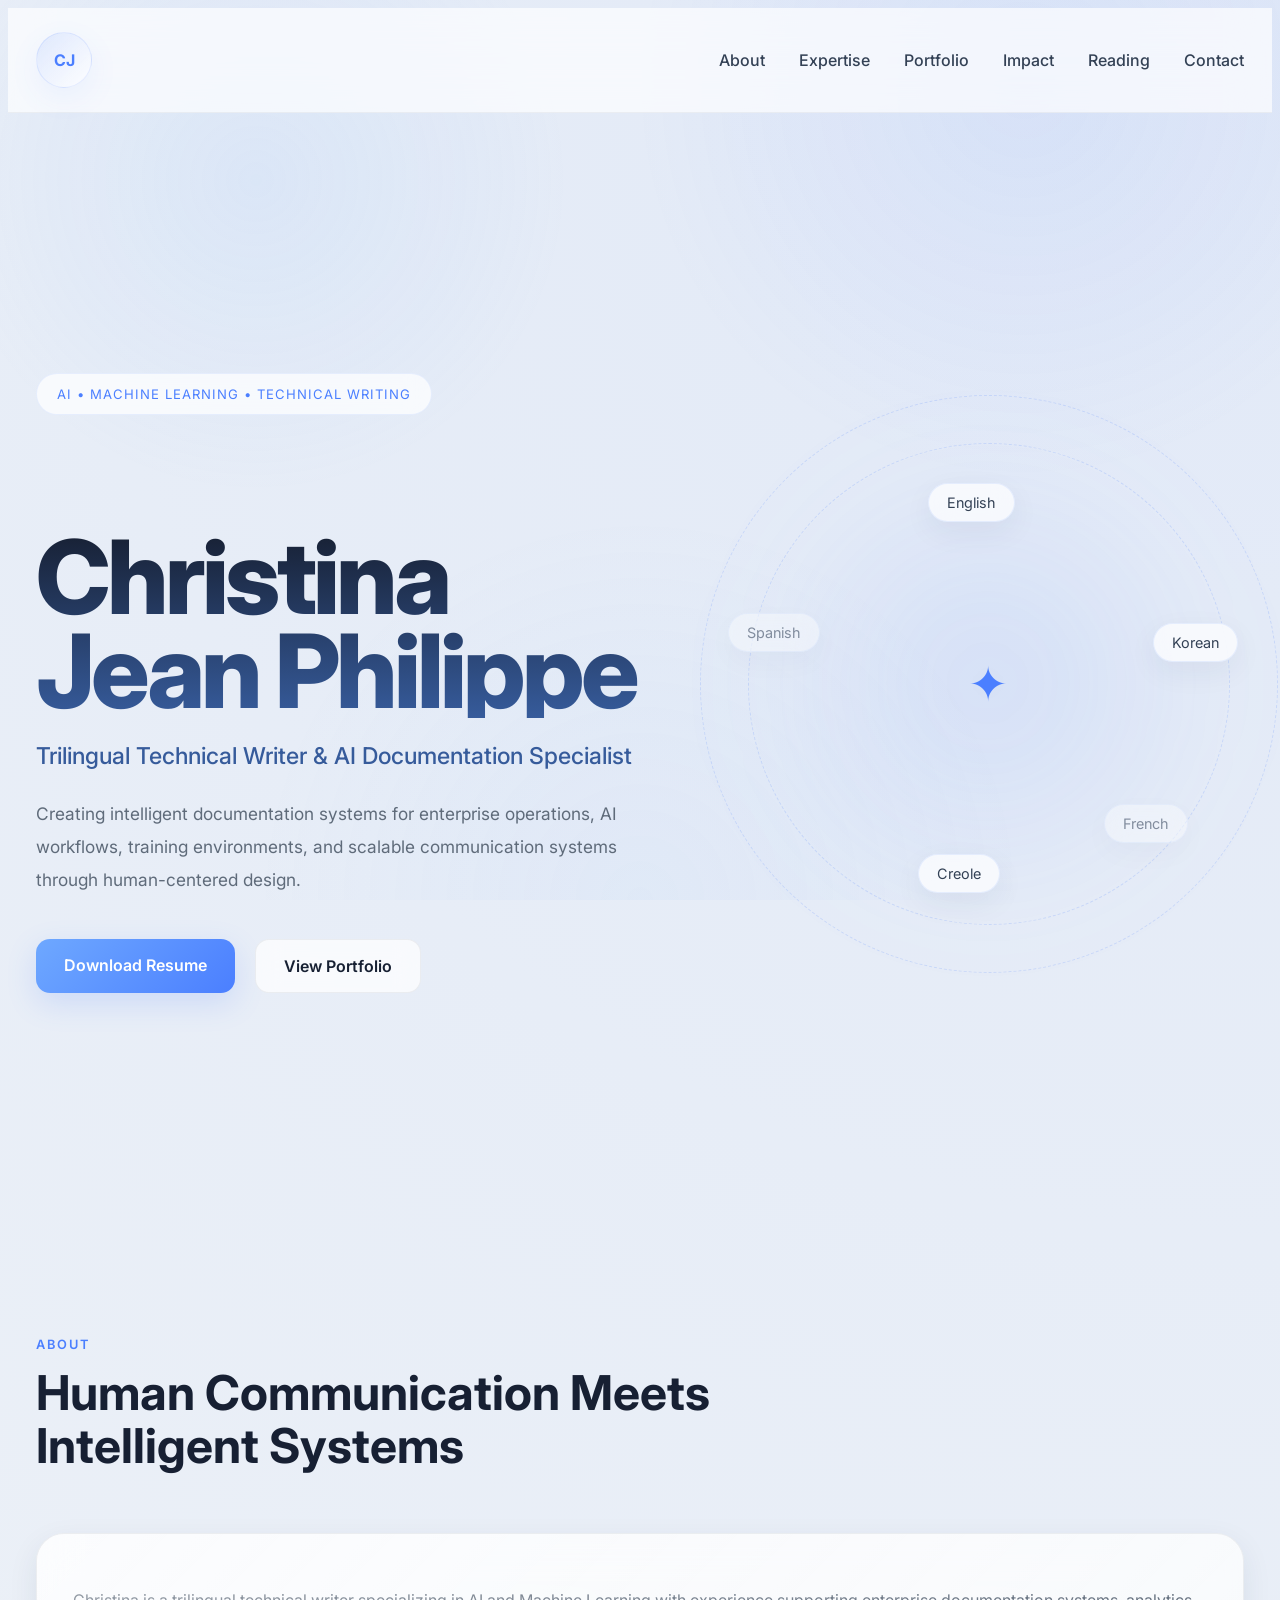
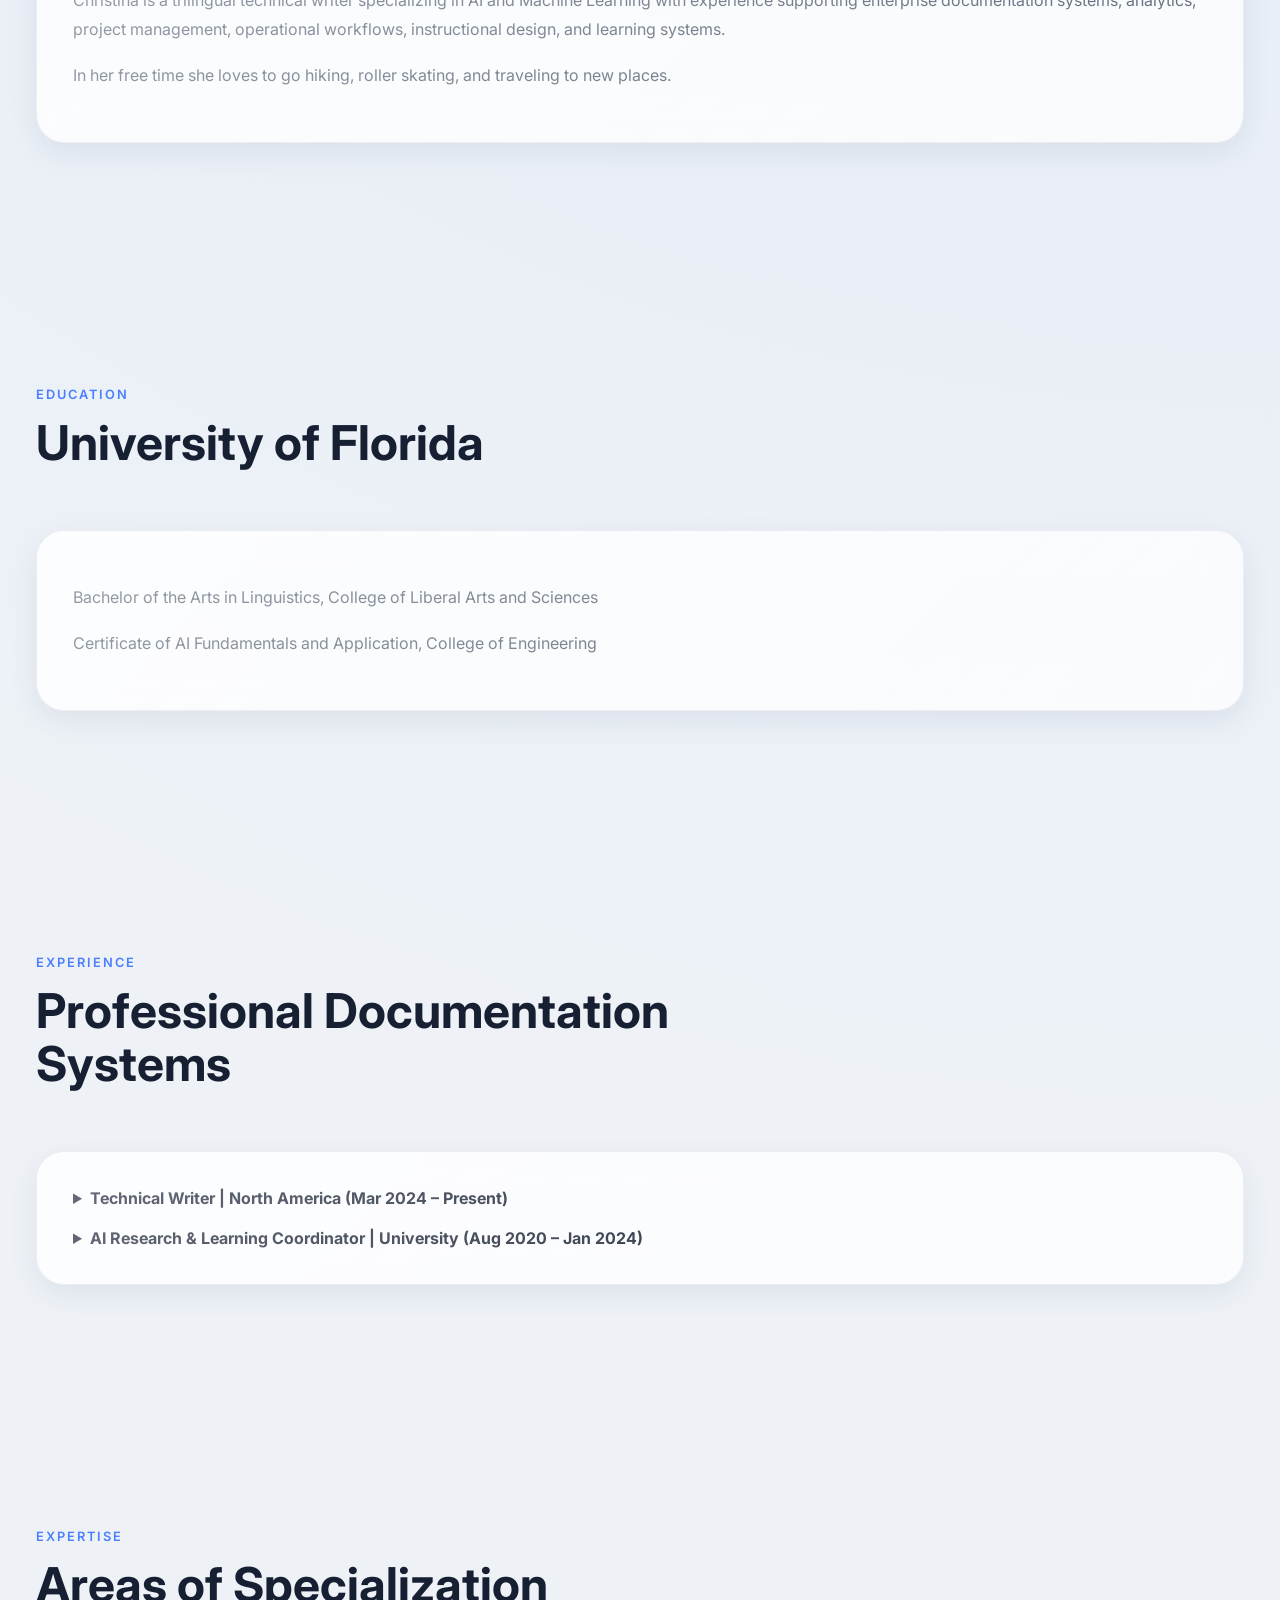
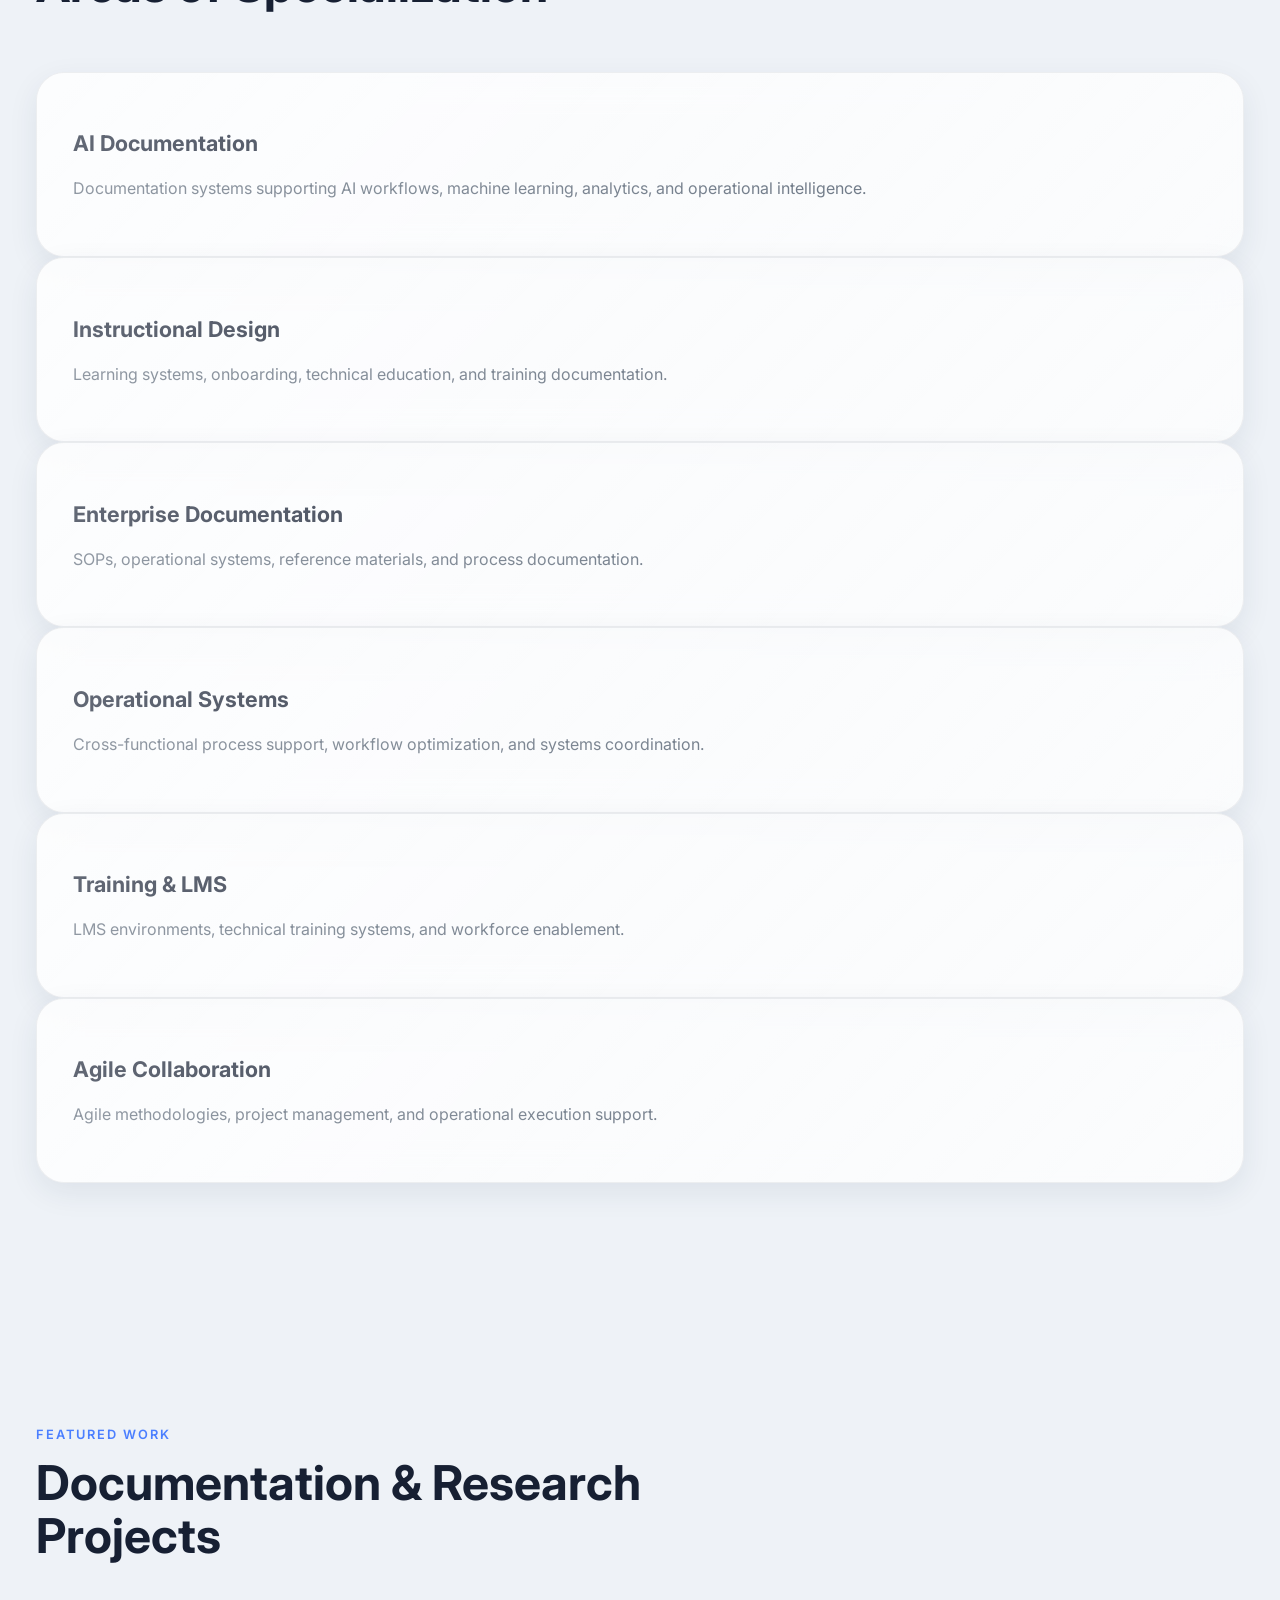
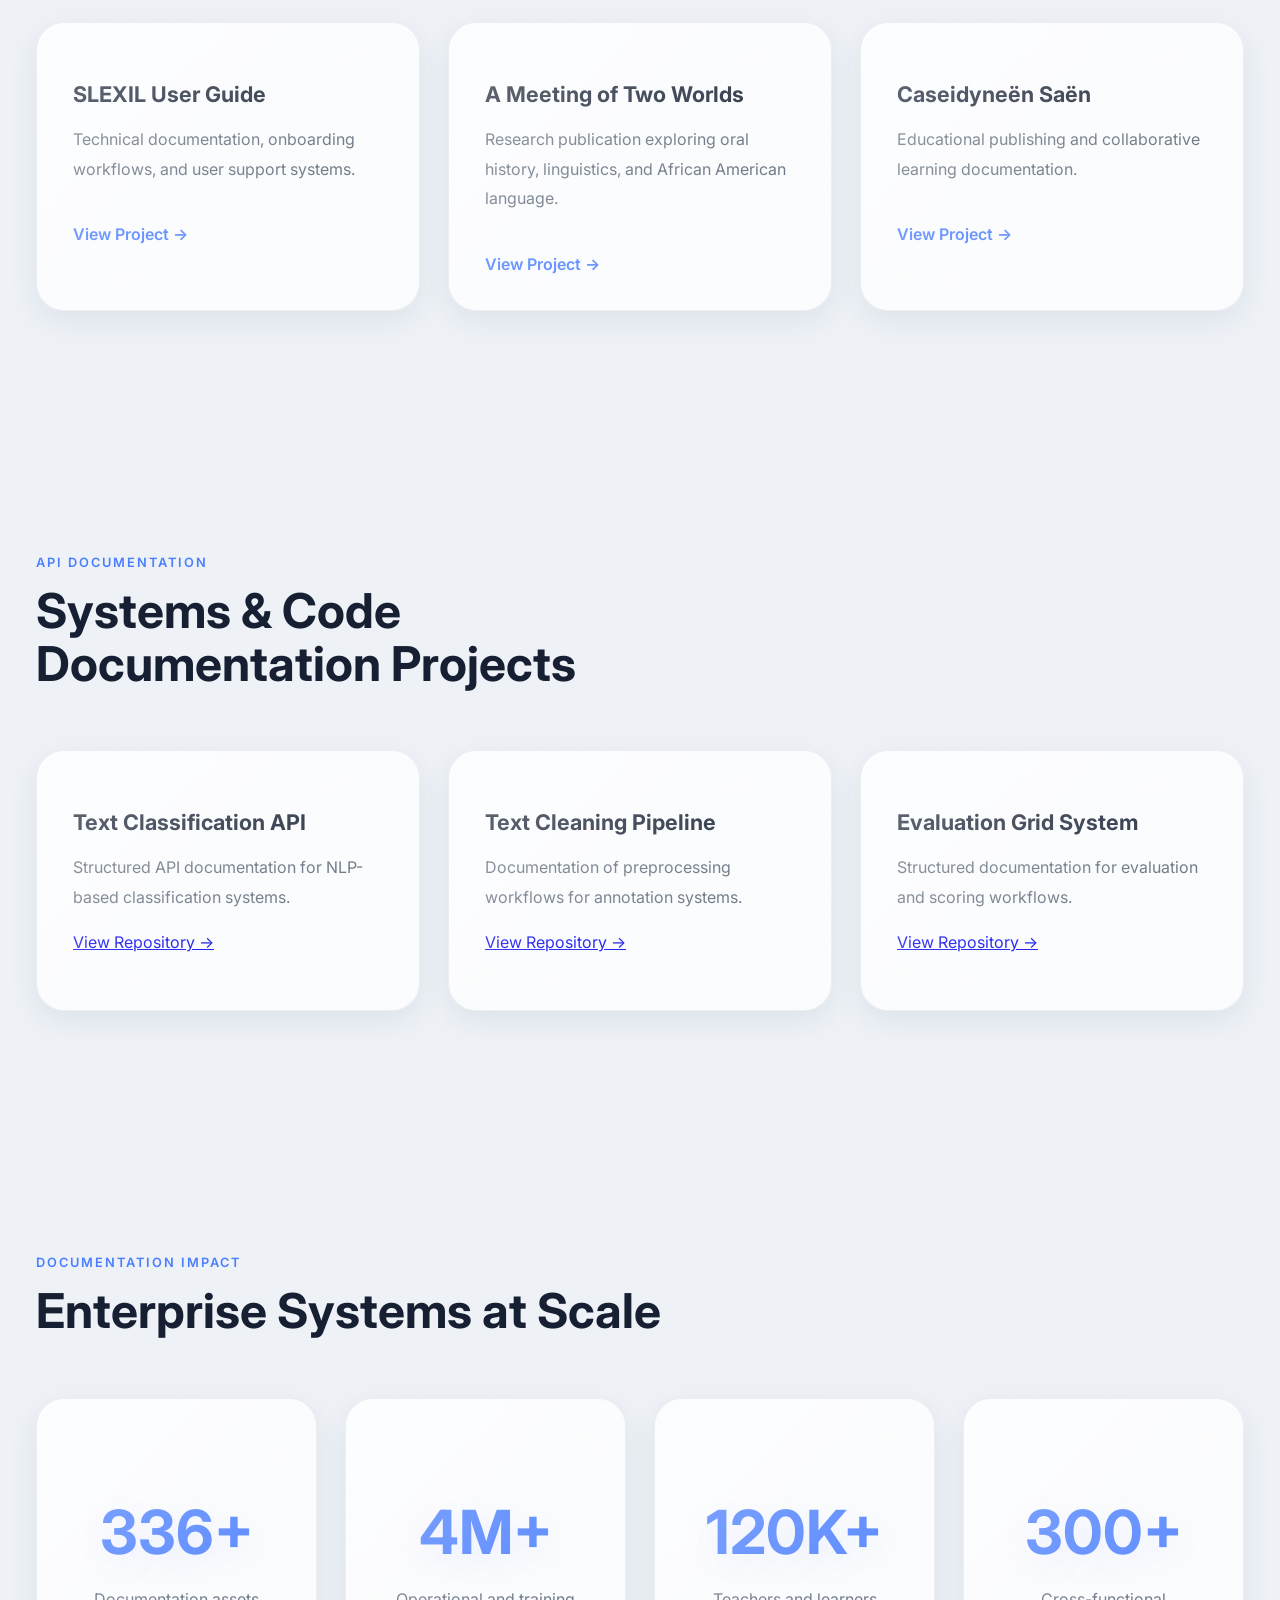
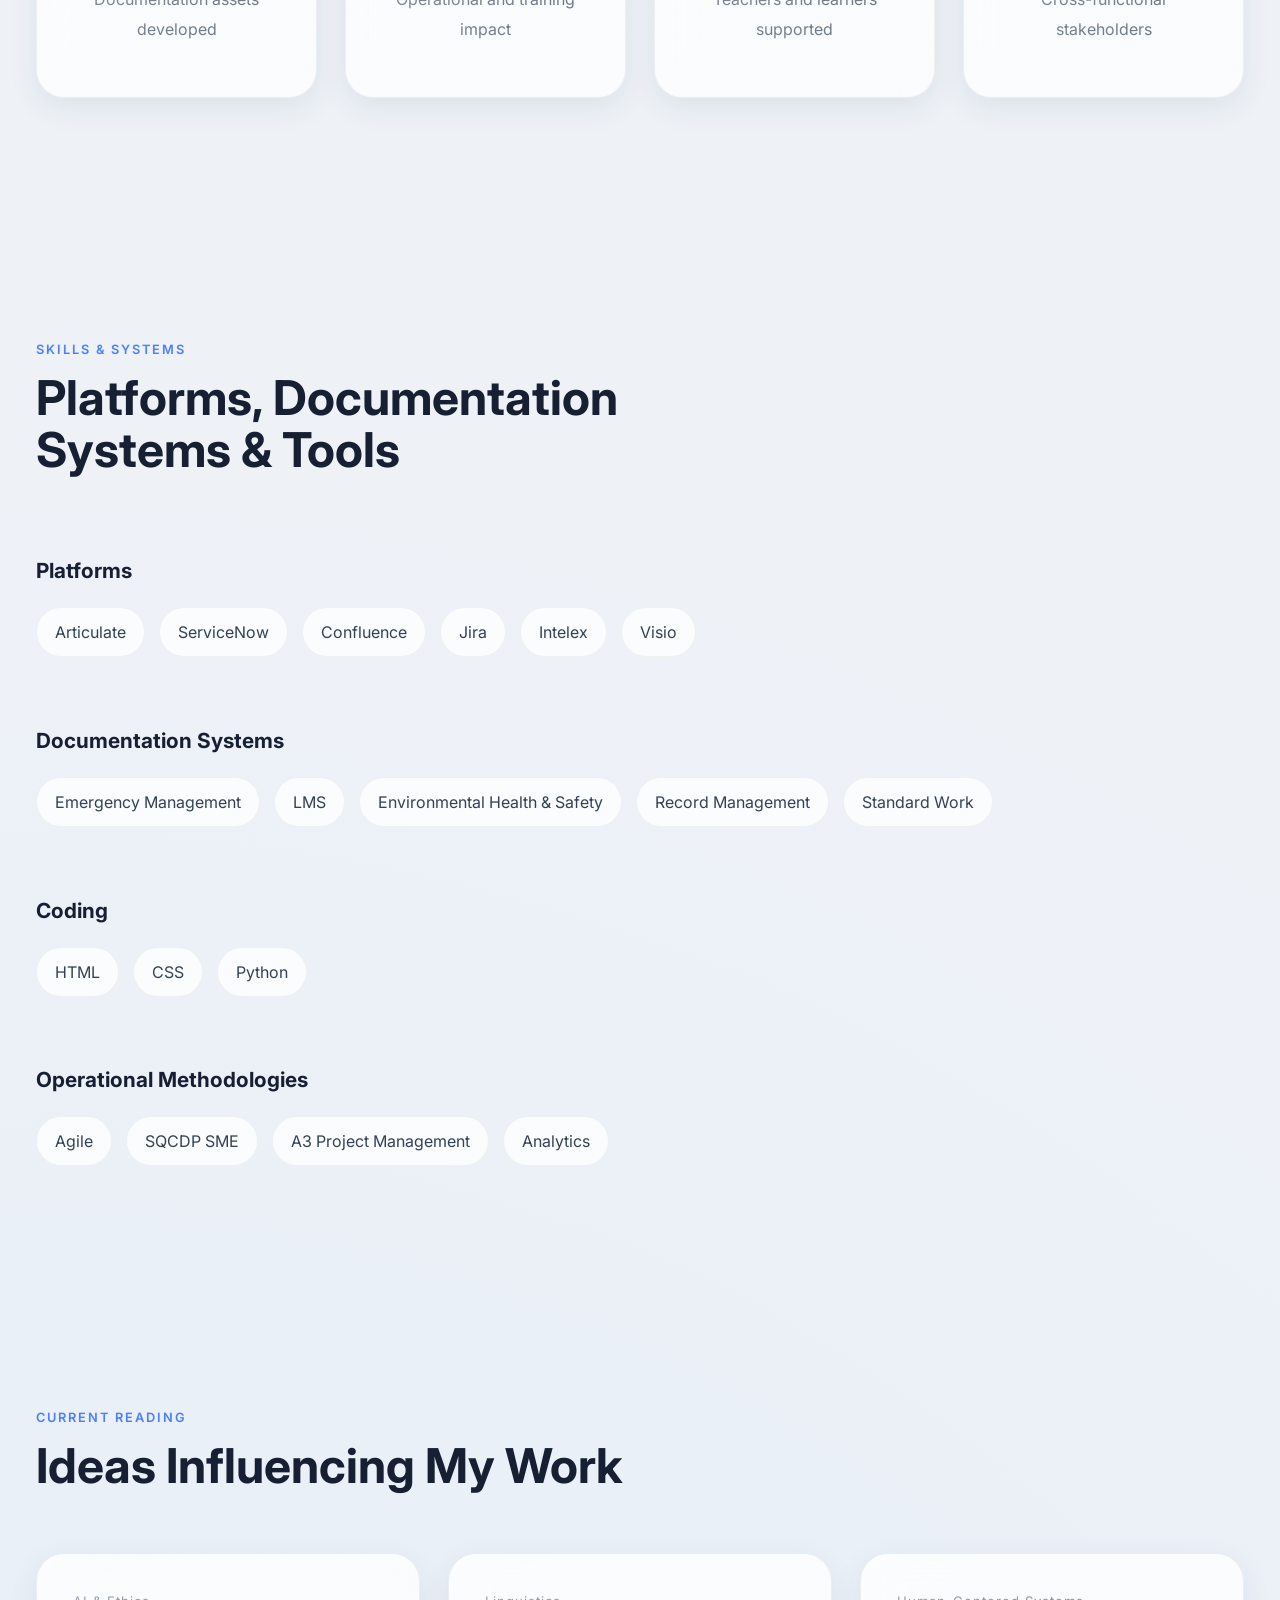
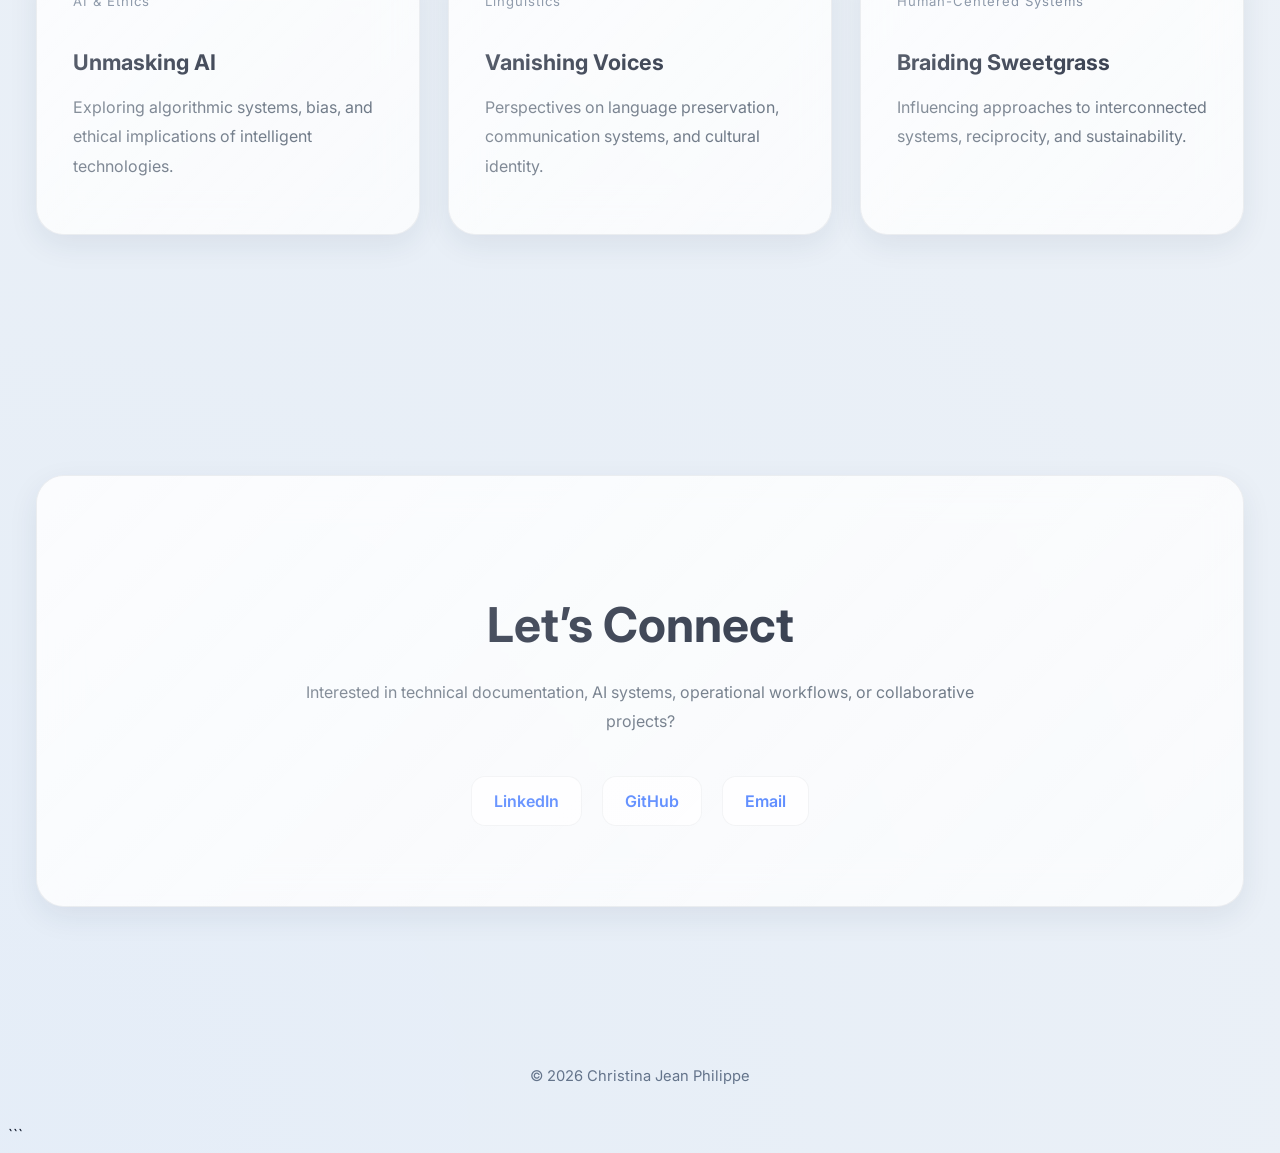
<file: index.html>
<!DOCTYPE html>
<html lang="en">

<head>

  <meta charset="UTF-8" />

  <meta
    name="viewport"
    content="width=device-width, initial-scale=1.0"
  />

  <title>
    Christina Jean Philippe | Technical Writer
  </title>

  <link
    rel="preconnect"
    href="https://fonts.googleapis.com"
  >

  <link
    rel="preconnect"
    href="https://fonts.gstatic.com"
    crossorigin
  >

  <link
    href="https://fonts.googleapis.com/css2?family=Inter:wght@300;400;500;600;700;800&display=swap"
    rel="stylesheet"
  >

  <link
    rel="stylesheet"
    href="style.css"
  />

</head>

<body>

  <div class="background-gradient"></div>

  <!-- NAVIGATION -->
  <header>

    <nav>

      <div class="logo">
        CJ
      </div>

      <ul>

        <li>
          <a href="#about">About</a>
        </li>

        <li>
          <a href="#expertise">Expertise</a>
        </li>

        <li>
          <a href="#portfolio">Portfolio</a>
        </li>

        <li>
          <a href="#impact">Impact</a>
        </li>

        <li>
          <a href="#reading">Reading</a>
        </li>

        <li>
          <a href="#contact">Contact</a>
        </li>

      </ul>

    </nav>

  </header>

  <!-- HERO -->
  <section class="hero">

    <div class="hero-content">

      <div class="hero-tag">
        AI • MACHINE LEARNING • TECHNICAL WRITING
      </div>

      <h1>
        Christina Jean Philippe
      </h1>

      <h2>
        Trilingual Technical Writer &
        AI Documentation Specialist
      </h2>

      <p>

        Creating intelligent documentation systems
        for enterprise operations, AI workflows,
        training environments, and scalable
        communication systems through
        human-centered design.

      </p>

      <div class="hero-buttons">

        <a
          href="https://docs.google.com/document/d/1a3ara9uhma3n7UqucO6GIv6eF2Bev7AgjjbWnJQTgzU/export?format=pdf"
          class="primary-btn"
          target="_blank"
        >
          Download Resume
        </a>

        <a
          href="https://christinajeanphilippe.github.io/christinajeanphilippeportfolio/#portfolio"
          class="secondary-btn"
        >
          View Portfolio
        </a>

      </div>

    </div>

    <!-- HERO VISUAL -->
    <div class="world-container">

      <div class="world-glow"></div>

      <div class="orbit orbit-1"></div>
      <div class="orbit orbit-2"></div>

     
      <div class="pen-icon">
        ✦
      </div>

      <!-- LANGUAGES -->
      <div class="language english">
        English
      </div>

      <div class="language korean">
        Korean
      </div>

      <div class="language creole">
        Creole
      </div>

      <div class="language pending spanish">
        Spanish
      </div>

      <div class="language pending french">
        French
      </div>

    </div>

  </section>

  <!-- ABOUT -->
  <section
    id="about"
    class="section"
  >

    <div class="section-title">

      <span>
        ABOUT
      </span>

      <h2>
        Human Communication Meets Intelligent Systems
      </h2>

    </div>

    <div class="glass-card">

      <p>

        Christina is a trilingual technical writer
        specializing in AI and Machine Learning
        with experience supporting enterprise
        documentation systems, analytics,
        project management, operational workflows,
        instructional design, and learning systems.        
     </p>
      
     <p>
        In her free time she loves to go hiking, roller skating, and traveling to new places.
      </p>

    </div>

  </section>
<!-- EDUCATION -->
<section id="education" class="section">

  <div class="section-title">
    <span>EDUCATION</span>
    <h2>University of Florida</h2>
  </div>

  <div class="glass-card">

    <p>
      Bachelor of the Arts in Linguistics, College of Liberal Arts and Sciences
    </p>

    <p>
      Certificate of AI Fundamentals and Application, College of Engineering
    </p>

  </div>

</section>

  <!-- EXPERIENCE -->
<section id="experience" class="section">

  <div class="section-title">
    <span>EXPERIENCE</span>
    <h2>Professional Documentation Systems</h2>
  </div>

  <div class="glass-card">

    <details>
      <summary><b>Technical Writer | North America (Mar 2024 – Present)</b></summary>

      <p>Developed and maintained technical documentation including industrial manuals, assembly guides, operational procedures, and regulatory documentation for internal and external users.</p>
      <p>Built and maintained version-controlled documentation repositories using GitHub workflows, improving documentation traceability and reducing update cycles.</p>
      <p>Structured API reference content to support multiple user types, including developers, analysts, and non-technical stakeholders.</p>
      <p>Managed and resolved 200+ documentation and knowledge base support tickets, reducing backlog by 20%.</p>
      <p>Documented end-to-end text analysis workflows from document ingestion through keyword extraction and topic identification.</p>
      <p>Implemented quality review workflows achieving 95%+ accuracy.</p>
      <p>Partnered with engineering teams to translate system behavior into documentation.</p>
      <p>Developed dashboards using ServiceNow and Intelex.</p>

    </details>

    <br>

    <details>
      <summary><b>AI Research & Learning Coordinator | University (Aug 2020 – Jan 2024)</b></summary>

      <p>Produced technical documentation supporting AI systems, data workflows, and research pipelines.</p>
      <p>Applied Python and analytics tools to linguistic datasets.</p>
      <p>Created onboarding documentation reducing onboarding time by 70%.</p>
      <p>Facilitated stakeholder training sessions (20+ participants).</p>
      <p>Led agile documentation projects with 95% on-time delivery.</p>
      <p>Co-authored research documentation on AI in low-resource language datasets.</p>

    </details>

  </div>

</section>
  
  <!-- EXPERTISE -->
<section id="expertise" class="section">

  <div class="section-title">
    <span>EXPERTISE</span>
    <h2>Areas of Specialization</h2>
  </div>

  <div class="expertise-grid-fixed">

    <div class="glass-card">
      <h3>AI Documentation</h3>
      <p>Documentation systems supporting AI workflows, machine learning, analytics, and operational intelligence.</p>
    </div>

    <div class="glass-card">
      <h3>Instructional Design</h3>
      <p>Learning systems, onboarding, technical education, and training documentation.</p>
    </div>

    <div class="glass-card">
      <h3>Enterprise Documentation</h3>
      <p>SOPs, operational systems, reference materials, and process documentation.</p>
    </div>

    <div class="glass-card">
      <h3>Operational Systems</h3>
      <p>Cross-functional process support, workflow optimization, and systems coordination.</p>
    </div>

    <div class="glass-card">
      <h3>Training & LMS</h3>
      <p>LMS environments, technical training systems, and workforce enablement.</p>
    </div>

    <div class="glass-card">
      <h3>Agile Collaboration</h3>
      <p>Agile methodologies, project management, and operational execution support.</p>
    </div>

  </div>

</section>

  <!-- PORTFOLIO -->
  <section
    id="portfolio"
    class="section"
  >

    <div class="section-title">

      <span>
        FEATURED WORK
      </span>

      <h2>
        Documentation & Research Projects
      </h2>

    </div>

    <div class="glass-grid">

     <article class="book-card">

        <h3>
          SLEXIL User Guide
        </h3>

        <p>
          Technical documentation,
          onboarding workflows,
          and user support systems.
        </p>

        <a href="https://docs.google.com/document/d/170jORRvXQKFqL4H7isWXQr1ItqcgJODA1_-HV8b-F8c/export?format=pdf">
          View Project →
        </a>

      </article>
      
      <article class="book-card">

        <h3>
          A Meeting of Two Worlds
        </h3>

        <p>
          Research publication exploring
          oral history, linguistics,
          and African American language.
        </p>

        <a href="https://www.tandfonline.com/doi/full/10.1080/00940798.2025.2536129#abstract"target="_blank" rel="noreferrer noopener">
          View Project →
        </a>

      </article>

      <article class="book-card">

        <h3>
          Caseidyneën Saën
        </h3>

        <p>
          Educational publishing
          and collaborative
          learning documentation.
        </p>

        <a href="https://ds-archive.haverford.edu/ticha-resources/modules/"target="_blank" rel="noreferrer noopener">
          View Project →
        </a>

      </article>

     

    </div>

  </section>
<!-- API PROJECTS -->
<section id="api-projects" class="section">

  <div class="section-title">
    <span>API DOCUMENTATION</span>
    <h2>Systems & Code Documentation Projects</h2>
  </div>

  <div class="glass-grid">

    <div class="glass-card">
      <h3>Text Classification API</h3>
      <p>Structured API documentation for NLP-based classification systems.</p>
      <p><a href="api-docs.html">View Repository →</a></p>
    </div>

    <div class="glass-card">
      <h3>Text Cleaning Pipeline</h3>
      <p>Documentation of preprocessing workflows for annotation systems.</p>
      <p><a href="https://github.com/ChristinaJeanPhilippe/textToCSV">View Repository →</a></p>
    </div>

    <div class="glass-card">
      <h3>Evaluation Grid System</h3>
      <p>Structured documentation for evaluation and scoring workflows.</p>
      <p><a href="https://github.com/ChristinaJeanPhilippe/editTextGrids.py">View Repository →</a></p>
    </div>

  </div>

</section>
  <!-- IMPACT -->
  <section
    id="impact"
    class="section"
  >

    <div class="section-title">

      <span>
        DOCUMENTATION IMPACT
      </span>

      <h2>
        Enterprise Systems at Scale
      </h2>

    </div>

    <div class="glass-grid">

      <div class="glass-card impact-card">

        <h3>
          336+
        </h3>

        <p>
          Documentation assets developed
        </p>

      </div>

      <div class="glass-card impact-card">

        <h3>
          4M+
        </h3>

        <p>
          Operational and training impact
        </p>

      </div>

      <div class="glass-card impact-card">

        <h3>
          120K+
        </h3>

        <p>
          Teachers and learners supported
        </p>

      </div>

      <div class="glass-card impact-card">

        <h3>
          300+
        </h3>

        <p>
          Cross-functional stakeholders
        </p>

      </div>

    </div>

  </section>

  <!-- SKILLS -->
  <section
    id="skills"
    class="section"
  >

    <div class="section-title">

      <span>
        SKILLS & SYSTEMS
      </span>

      <h2>
        Platforms, Documentation Systems & Tools
      </h2>

    </div>

    <div class="skills-wrapper">

      <div class="skill-group">

        <h3>
          Platforms
        </h3>

        <div class="skill-pills">

          <span>Articulate</span>
          <span>ServiceNow</span>
          <span>Confluence</span>
          <span>Jira</span>
          <span>Intelex</span>
          <span>Visio</span>

        </div>

      </div>

      <div class="skill-group">

        <h3>
          Documentation Systems
        </h3>

        <div class="skill-pills">

          <span>Emergency Management</span>
          <span>LMS</span>
          <span>Environmental Health & Safety</span>
          <span>Record Management</span>
          <span>Standard Work</span>

        </div>

      </div>

      <div class="skill-group">

        <h3>
          Coding
        </h3>

        <div class="skill-pills">

          <span>HTML</span>
          <span>CSS</span>
          <span>Python</span>

        </div>

      </div>

      <div class="skill-group">

        <h3>
          Operational Methodologies
        </h3>

        <div class="skill-pills">

          <span>Agile</span>
          <span>SQCDP SME</span>
          <span>A3 Project Management</span>
          <span>Analytics</span>

        </div>

      </div>

    </div>

  </section>

  <!-- CURRENT READING -->
  <section
    id="reading"
    class="section"
  >

    <div class="section-title">

      <span>
        CURRENT READING
      </span>

      <h2>
        Ideas Influencing My Work
      </h2>

    </div>

    <div class="books-grid">

      <article class="book-card">

        <span class="book-year">
          AI & Ethics
        </span>

        <h3>
          Unmasking AI
        </h3>

        <p>
          Exploring algorithmic systems,
          bias, and ethical implications
          of intelligent technologies.
        </p>

      </article>

      <article class="book-card">

        <span class="book-year">
          Linguistics
        </span>

        <h3>
          Vanishing Voices
        </h3>

        <p>
          Perspectives on language preservation,
          communication systems,
          and cultural identity.
        </p>

      </article>

      <article class="book-card">

        <span class="book-year">
          Human-Centered Systems
        </span>

        <h3>
          Braiding Sweetgrass
        </h3>

        <p>
          Influencing approaches to
          interconnected systems,
          reciprocity, and sustainability.
        </p>

      </article>

    </div>

  </section>

  <!-- CONTACT -->
  <section
    id="contact"
    class="section"
  >

    <div class="contact-card">

      <h2>
        Let’s Connect
      </h2>

      <p>

        Interested in technical documentation,
        AI systems, operational workflows,
        or collaborative projects?

      </p>

      <div class="contact-links">

        <a href="https://www.linkedin.com/in/christina-jean-philippe//">
          LinkedIn
        </a>

        <a href="https://github.com/ChristinaJeanPhilippe/">
          GitHub
        </a>

        <a href="mailto:cjeanphilippe01@gmail.com">
          Email
        </a>

      </div>

    </div>

  </section>

  <!-- FOOTER -->
  <footer>

    © 2026 Christina Jean Philippe

  </footer>

</body>

</html>
```
</file>
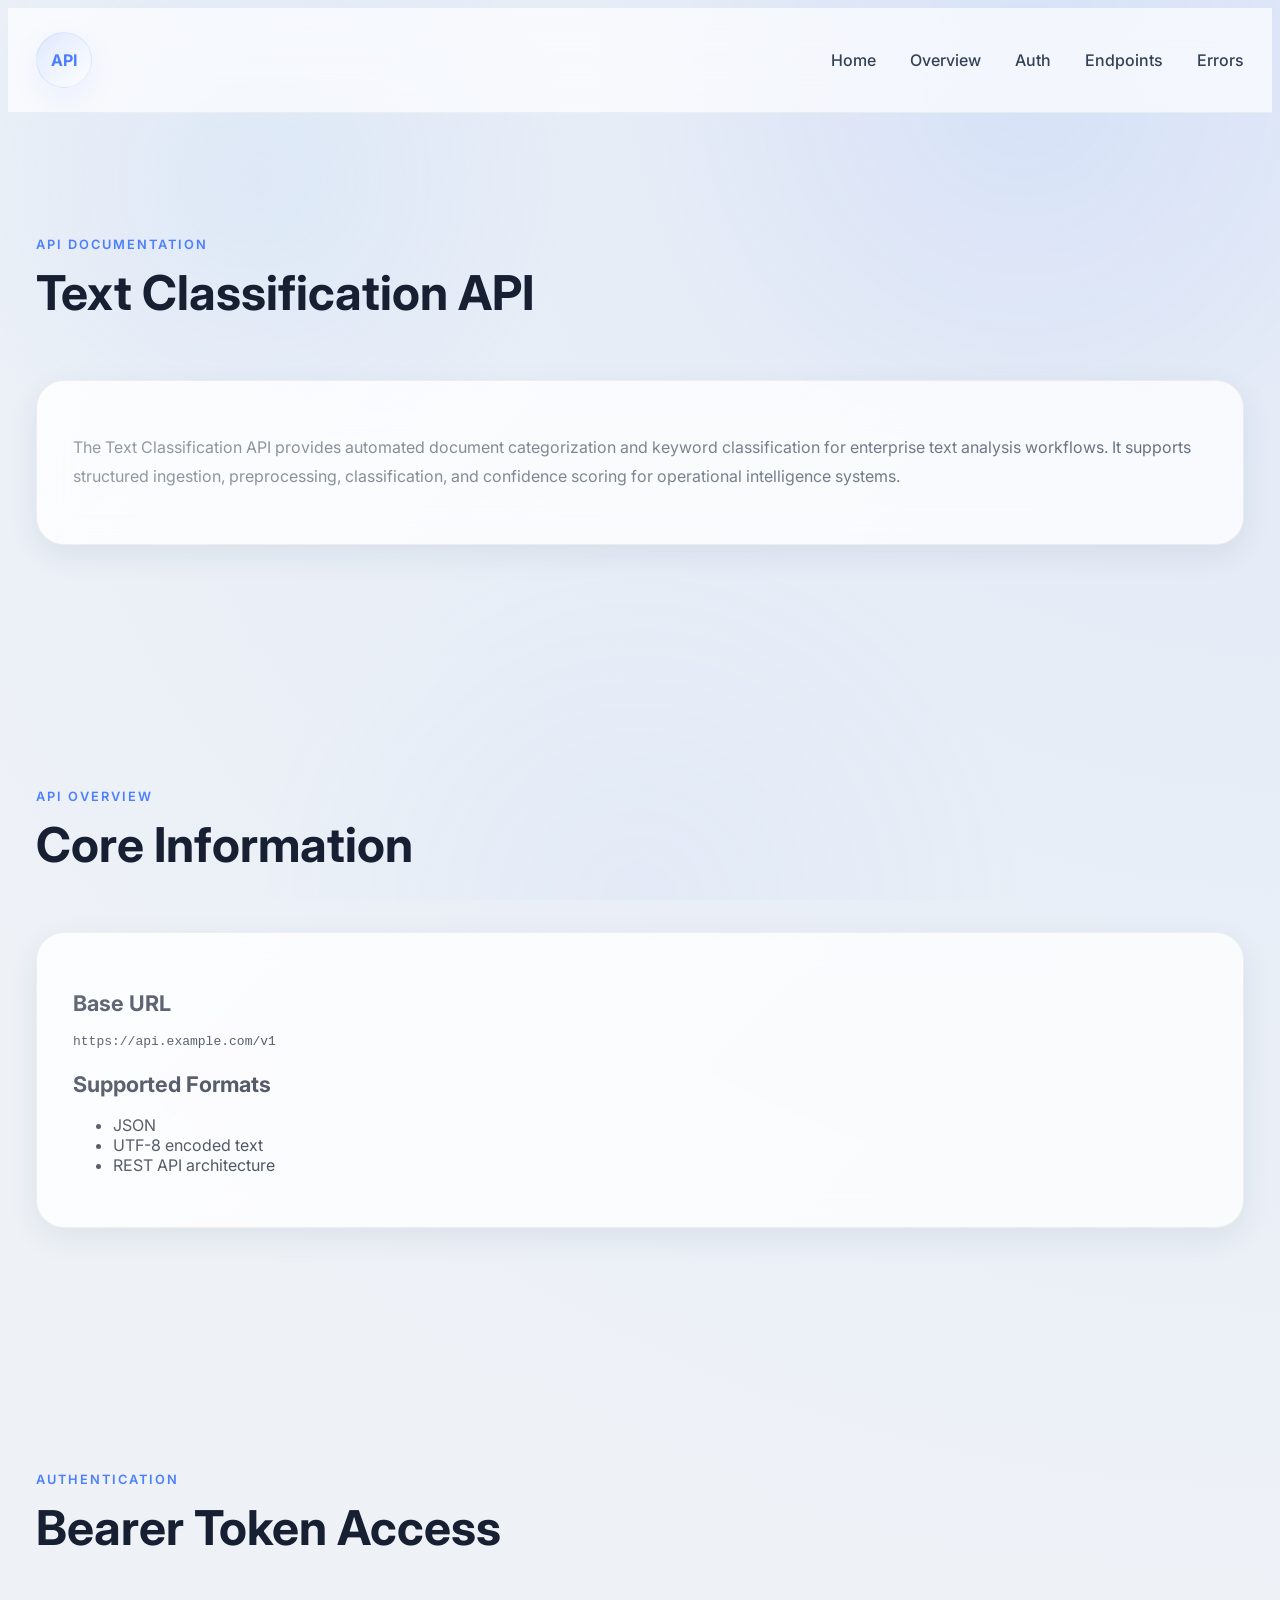
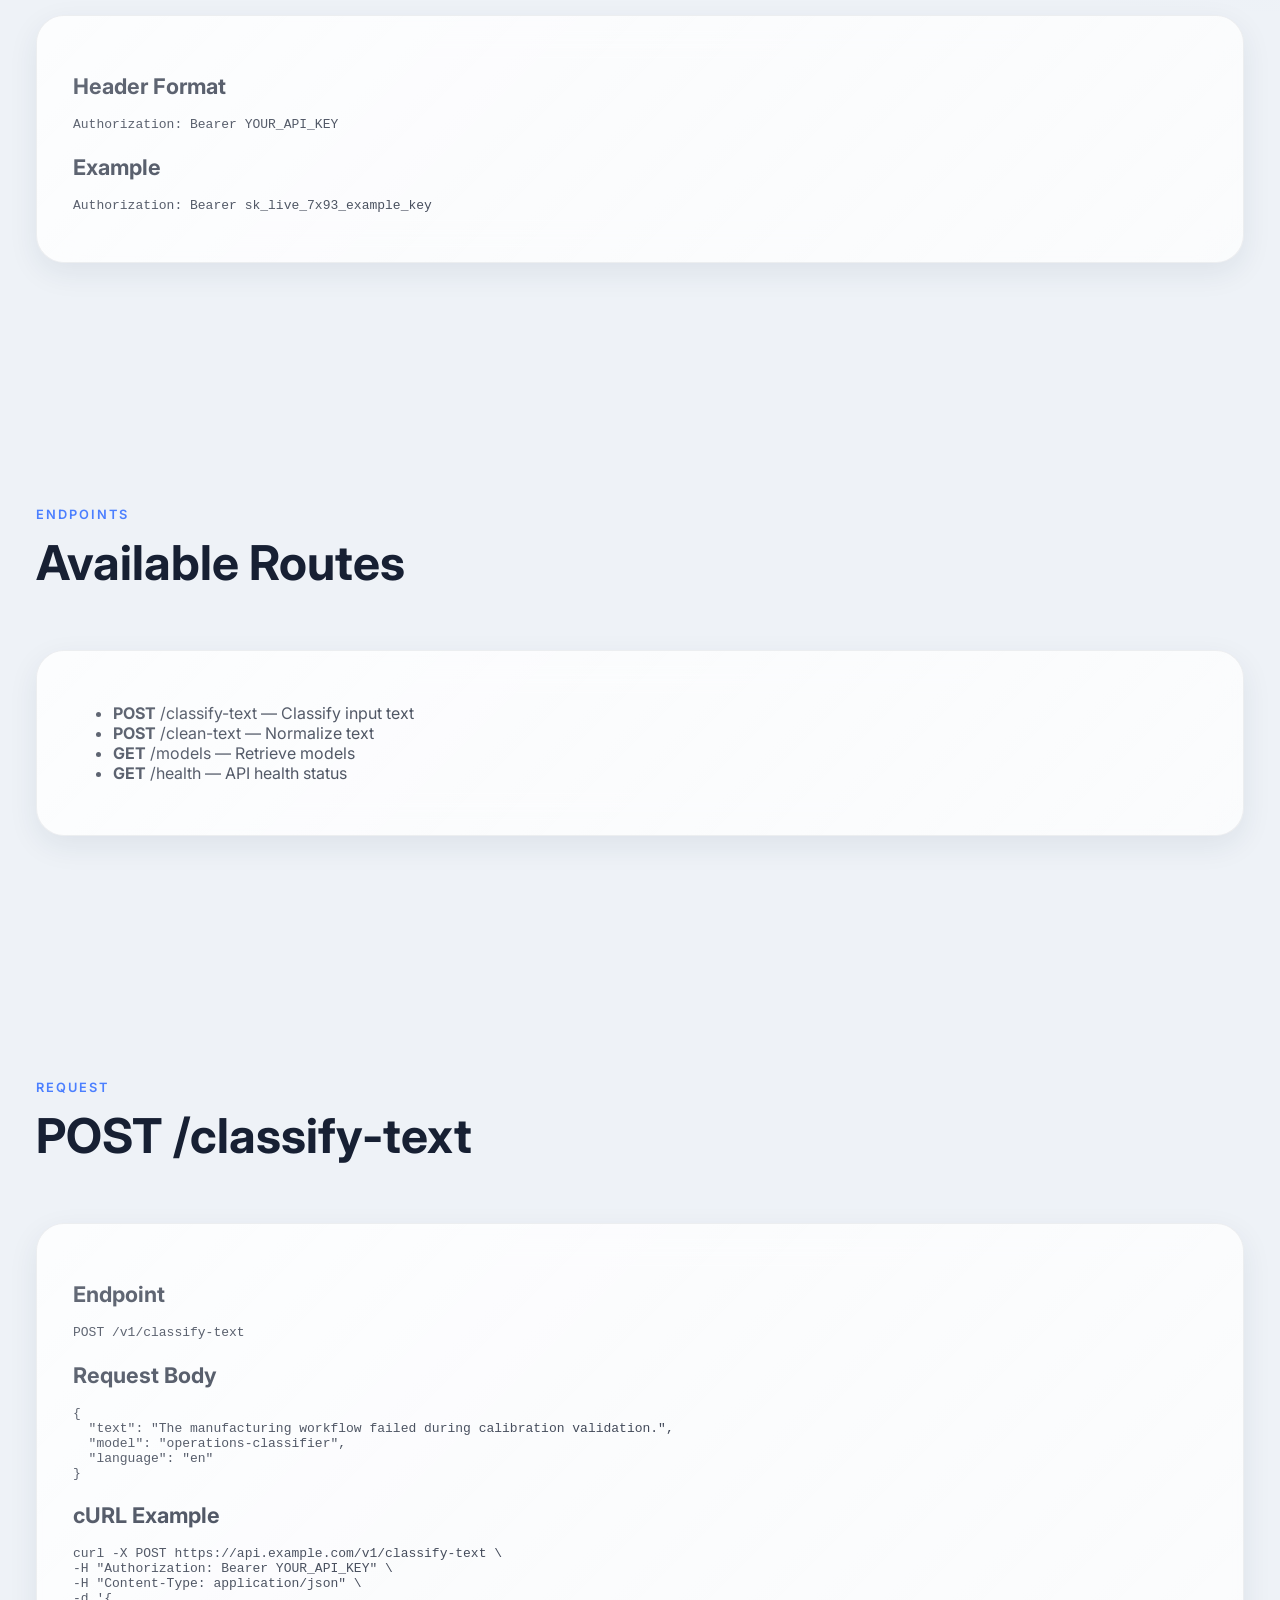
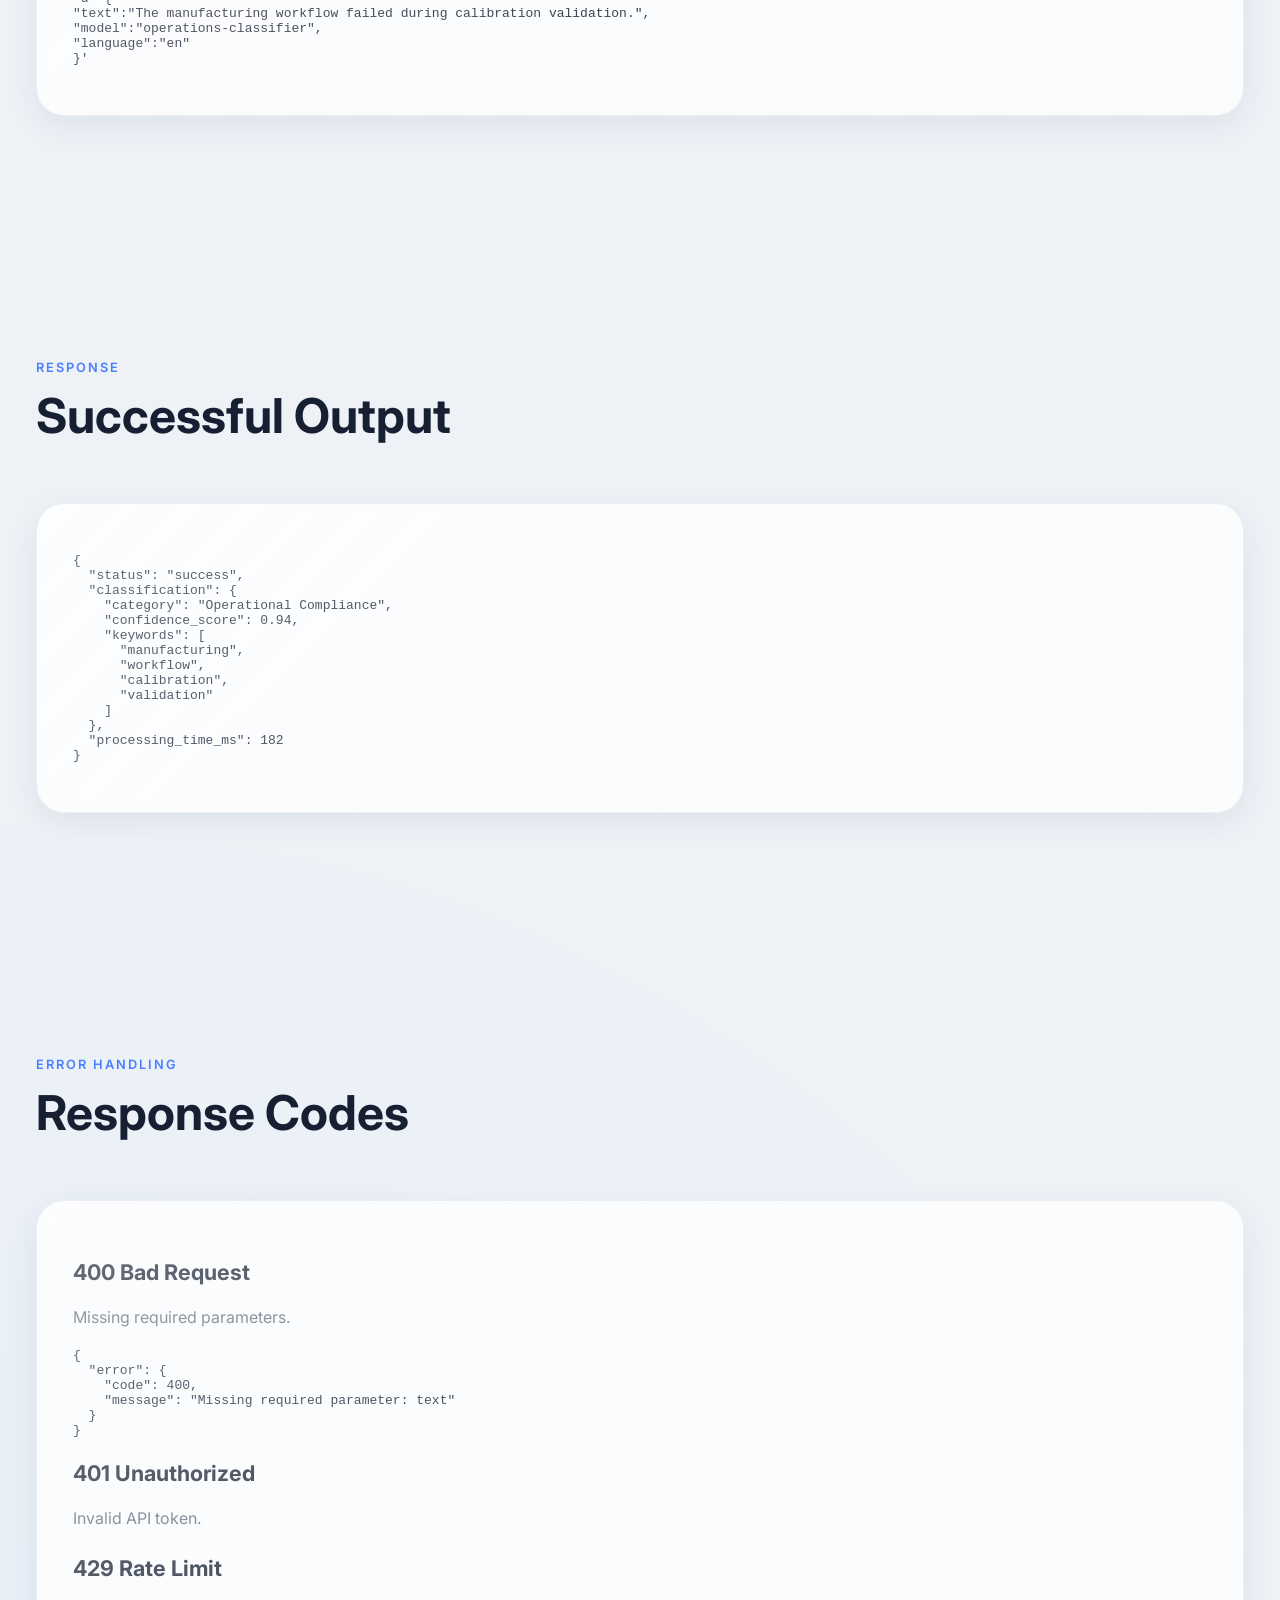
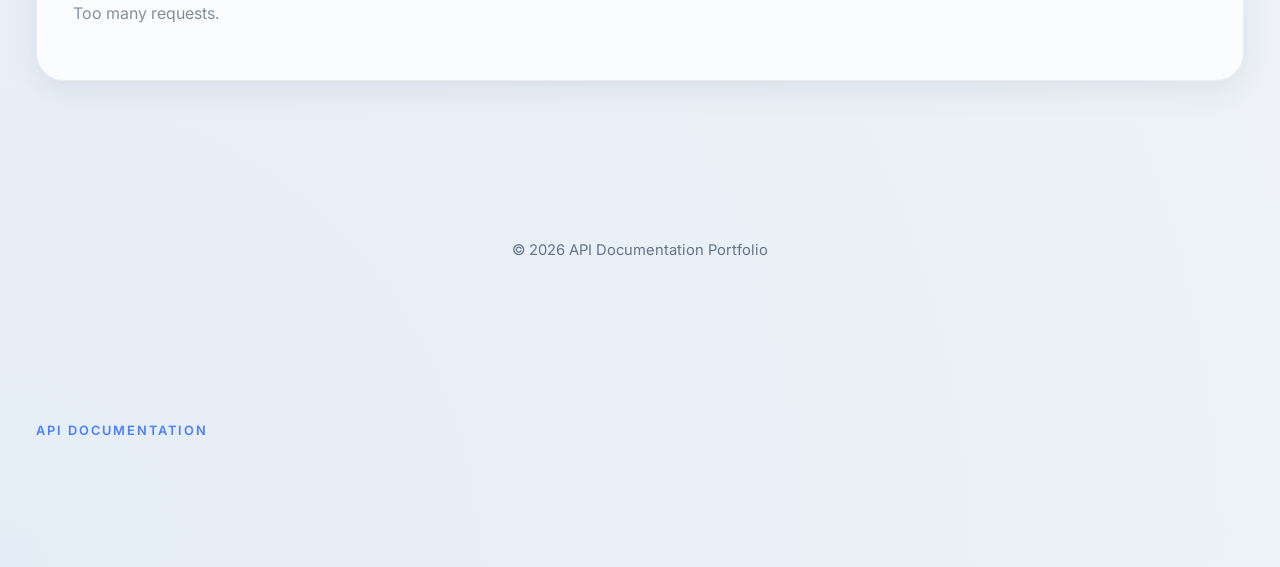
<file: api-docs.html>
<!DOCTYPE html>
<html lang="en">

<head>

  <meta charset="UTF-8" />
  <meta name="viewport" content="width=device-width, initial-scale=1.0" />

  <title>Text Classification API Documentation</title>

  <link rel="preconnect" href="https://fonts.googleapis.com">
  <link rel="preconnect" href="https://fonts.gstatic.com" crossorigin>

  <link href="https://fonts.googleapis.com/css2?family=Inter:wght@300;400;500;600;700;800&display=swap" rel="stylesheet">

  <link rel="stylesheet" href="style.css">

</head>

<body>

  <div class="background-gradient"></div>

  <!-- NAV -->
  <header>

    <nav>

      <div class="logo">API</div>

      <ul>
        <li><a href="index.html">Home</a></li>
        <li><a href="#overview">Overview</a></li>
        <li><a href="#auth">Auth</a></li>
        <li><a href="#endpoints">Endpoints</a></li>
        <li><a href="#errors">Errors</a></li>
      </ul>

    </nav>

  </header>

  <!-- HERO -->
  <section class="section">

    <div class="section-title">

      <span>API DOCUMENTATION</span>

      <h2>Text Classification API</h2>

    </div>

    <div class="glass-card">

      <p>
        The Text Classification API provides automated document categorization and keyword classification
        for enterprise text analysis workflows. It supports structured ingestion, preprocessing,
        classification, and confidence scoring for operational intelligence systems.
      </p>

    </div>

  </section>

  <!-- OVERVIEW -->
  <section id="overview" class="section">

    <div class="section-title">
      <span>API OVERVIEW</span>
      <h2>Core Information</h2>
    </div>

    <div class="glass-card">

      <h3>Base URL</h3>

      <pre><code>https://api.example.com/v1</code></pre>

      <h3>Supported Formats</h3>

      <ul>
        <li>JSON</li>
        <li>UTF-8 encoded text</li>
        <li>REST API architecture</li>
      </ul>

    </div>

  </section>

  <!-- AUTH -->
  <section id="auth" class="section">

    <div class="section-title">
      <span>AUTHENTICATION</span>
      <h2>Bearer Token Access</h2>
    </div>

    <div class="glass-card">

      <h3>Header Format</h3>

      <pre><code>Authorization: Bearer YOUR_API_KEY</code></pre>

      <h3>Example</h3>

      <pre><code>Authorization: Bearer sk_live_7x93_example_key</code></pre>

    </div>

  </section>

  <!-- ENDPOINTS -->
  <section id="endpoints" class="section">

    <div class="section-title">
      <span>ENDPOINTS</span>
      <h2>Available Routes</h2>
    </div>

    <div class="glass-card">

      <ul>
        <li><b>POST</b> /classify-text — Classify input text</li>
        <li><b>POST</b> /clean-text — Normalize text</li>
        <li><b>GET</b> /models — Retrieve models</li>
        <li><b>GET</b> /health — API health status</li>
      </ul>

    </div>

  </section>

  <!-- REQUEST -->
  <section class="section">

    <div class="section-title">
      <span>REQUEST</span>
      <h2>POST /classify-text</h2>
    </div>

    <div class="glass-card">

      <h3>Endpoint</h3>

      <pre><code>POST /v1/classify-text</code></pre>

      <h3>Request Body</h3>

      <pre><code>{
  "text": "The manufacturing workflow failed during calibration validation.",
  "model": "operations-classifier",
  "language": "en"
}</code></pre>

      <h3>cURL Example</h3>

      <pre><code>curl -X POST https://api.example.com/v1/classify-text \
-H "Authorization: Bearer YOUR_API_KEY" \
-H "Content-Type: application/json" \
-d '{
"text":"The manufacturing workflow failed during calibration validation.",
"model":"operations-classifier",
"language":"en"
}'</code></pre>

    </div>

  </section>

  <!-- RESPONSE -->
  <section class="section">

    <div class="section-title">
      <span>RESPONSE</span>
      <h2>Successful Output</h2>
    </div>

    <div class="glass-card">

      <pre><code>{
  "status": "success",
  "classification": {
    "category": "Operational Compliance",
    "confidence_score": 0.94,
    "keywords": [
      "manufacturing",
      "workflow",
      "calibration",
      "validation"
    ]
  },
  "processing_time_ms": 182
}</code></pre>

    </div>

  </section>

  <!-- ERRORS -->
  <section id="errors" class="section">

    <div class="section-title">
      <span>ERROR HANDLING</span>
      <h2>Response Codes</h2>
    </div>

    <div class="glass-card">

      <h3>400 Bad Request</h3>
      <p>Missing required parameters.</p>

      <pre><code>{
  "error": {
    "code": 400,
    "message": "Missing required parameter: text"
  }
}</code></pre>

      <h3>401 Unauthorized</h3>
      <p>Invalid API token.</p>

      <h3>429 Rate Limit</h3>
      <p>Too many requests.</p>

    </div>

  </section>

  <!-- FOOTER -->
  <footer>
    © 2026 API Documentation Portfolio
  </footer>

</body>

</html><!DOCTYPE html>
<html lang="en">

<head>

  <meta charset="UTF-8" />

  <meta
    name="viewport"
    content="width=device-width, initial-scale=1.0"
  />

  <title>
    API Documentation
  </title>

  <link
    rel="preconnect"
    href="https://fonts.googleapis.com"
  >

  <link
    rel="preconnect"
    href="https://fonts.gstatic.com"
    crossorigin
  >

  <link
    href="https://fonts.googleapis.com/css2?family=Inter:wght@300;400;500;600;700;800&display=swap"
    rel="stylesheet"
  >

  <link
    rel="stylesheet"
    href="style.css"
  />

</head>

<body>
  
  <section class="section">

  <div class="section-title">

    <span>API DOCUMENTATION</span>


</section>

</body>
</html>
</file>
<file: style.css>
```css
*{
  margin:0;
  padding:0;
  box-sizing:border-box;
}

:root{

  --bg:#eef2f7;
  --bg-secondary:#f7f9fc;

  --glass:rgba(255,255,255,0.72);

  --border:
  rgba(15,23,42,0.06);

  --text:#172033;

  --muted:#5f6b7a;

  --blue:#4b7fff;
  --blue-soft:#dbe7ff;

  --shadow:
  0 10px 30px rgba(31,50,81,0.08);

  --radius:28px;
}

html{
  scroll-behavior:smooth;
}

body{

  font-family:
  'Inter',sans-serif;

  background:

  radial-gradient(
  circle at top right,
  rgba(75,127,255,0.08),
  transparent 30%
  ),

  radial-gradient(
  circle at bottom left,
  rgba(120,180,255,0.08),
  transparent 25%
  ),

  var(--bg);

  color:var(--text);

  overflow-x:hidden;
}

/* =========================
BACKGROUND LIGHTING
========================= */

.background-gradient{

  position:fixed;

  inset:0;

  z-index:-10;

  background:

  radial-gradient(
  circle at 20% 20%,
  rgba(120,180,255,0.10),
  transparent 25%
  ),

  radial-gradient(
  circle at 80% 10%,
  rgba(75,127,255,0.08),
  transparent 30%
  ),

  radial-gradient(
  circle at 50% 100%,
  rgba(120,180,255,0.06),
  transparent 35%
  );
}

/* =========================
NAVIGATION
========================= */

header{

  position:sticky;

  top:0;

  z-index:1000;

  backdrop-filter:blur(20px);

  background:
  rgba(255,255,255,0.68);

  border-bottom:
  1px solid rgba(15,23,42,0.05);
}

nav{

  max-width:1300px;

  margin:auto;

  padding:24px 28px;

  display:flex;

  justify-content:space-between;

  align-items:center;
}

.logo{

  width:54px;
  height:54px;

  border-radius:50%;

  display:flex;

  align-items:center;

  justify-content:center;

  background:

  linear-gradient(
  135deg,
  rgba(75,127,255,0.14),
  rgba(255,255,255,0.8)
  );

  border:
  1px solid rgba(75,127,255,0.12);

  color:var(--blue);

  font-weight:700;

  box-shadow:
  0 10px 30px rgba(75,127,255,0.08);
}

nav ul{

  display:flex;

  gap:34px;

  list-style:none;
}

nav a{

  text-decoration:none;

  color:#334155;

  font-weight:500;

  transition:0.3s ease;
}

nav a:hover{

  color:var(--blue);
}

/* =========================
HERO
========================= */

.hero{

  min-height:100vh;

  max-width:1300px;

  margin:auto;

  padding:
  120px 28px 80px;

  display:grid;

  grid-template-columns:
  1.2fr 1fr;

  gap:80px;

  align-items:center;
}

.hero-tag{

  display:inline-flex;

  align-items:center;

  gap:10px;

  padding:12px 20px;

  border-radius:999px;

  background:
  rgba(255,255,255,0.72);

  border:
  1px solid rgba(75,127,255,0.10);

  color:var(--blue);

  font-size:0.82rem;

  letter-spacing:1px;

  margin-bottom:30px;

  backdrop-filter:blur(12px);
}

.hero h1{

  font-size:
  clamp(4rem,8vw,6.5rem);

  line-height:0.92;

  letter-spacing:-4px;

  margin-bottom:24px;

  font-weight:800;

  background:

  linear-gradient(
  to bottom,
  #172033,
  #365b9b
  );

  -webkit-background-clip:text;

  -webkit-text-fill-color:transparent;
}

.hero h2{

  font-size:1.45rem;

  color:#365b9b;

  font-weight:500;

  margin-bottom:28px;
}

.hero p{

  font-size:1.08rem;

  line-height:1.9;

  color:var(--muted);

  max-width:700px;
}

/* =========================
BUTTONS
========================= */

.hero-buttons{

  display:flex;

  gap:20px;

  margin-top:42px;
}

.primary-btn,
.secondary-btn{

  padding:16px 28px;

  border-radius:14px;

  text-decoration:none;

  font-weight:600;

  transition:
  transform 0.3s ease,
  box-shadow 0.3s ease;
}

.primary-btn{

  background:

  linear-gradient(
  135deg,
  #6ea8ff,
  #4b7fff
  );

  color:white;

  box-shadow:
  0 10px 30px rgba(75,127,255,0.18);
}

.secondary-btn{

  background:
  rgba(255,255,255,0.72);

  color:var(--text);

  border:
  1px solid rgba(15,23,42,0.06);

  backdrop-filter:blur(12px);
}

.primary-btn:hover,
.secondary-btn:hover{

  transform:
  translateY(-4px);
}

/* =========================
WORLD VISUAL
========================= */

.world-container{

  position:relative;

  width:480px;
  height:480px;

  margin:auto;
}

.world-glow{

  position:absolute;

  inset:0;

  border-radius:50%;

  background:

  radial-gradient(
  circle,
  rgba(75,127,255,0.12),
  transparent 70%
  );

  filter:blur(60px);
}

.world-image{

  position:absolute;

  width:100%;
  height:100%;

  object-fit:contain;

  opacity:0.92;

  animation:
  floatWorld 6s ease-in-out infinite;
}

.pen-icon{

  position:absolute;

  top:50%;
  left:50%;

  transform:
  translate(-50%,-50%);

  font-size:3rem;

  color:var(--blue);

  z-index:4;
}

/* =========================
ORBITS
========================= */

.orbit{

  position:absolute;

  border-radius:50%;

  border:
  1px dashed rgba(75,127,255,0.18);

  animation:
  spin 20s linear infinite;
}

.orbit-1{

  width:100%;
  height:100%;
}

.orbit-2{

  width:120%;
  height:120%;

  top:-10%;
  left:-10%;

  animation-duration:30s;
}

/* =========================
LANGUAGES
========================= */

.language{

  position:absolute;

  padding:10px 18px;

  border-radius:999px;

  background:
  rgba(255,255,255,0.72);

  border:
  1px solid rgba(75,127,255,0.10);

  backdrop-filter:blur(12px);

  font-size:0.9rem;

  color:#334155;

  box-shadow:
  0 10px 30px rgba(31,50,81,0.06);
}

.pending{

  opacity:0.55;
}

.english{
  top:40px;
  left:180px;
}

.korean{
  right:-10px;
  top:180px;
}

.creole{
  bottom:30px;
  left:170px;
}

.spanish{
  left:-20px;
  top:170px;
}

.french{
  right:40px;
  bottom:80px;
}

/* =========================
SECTIONS
========================= */

.section{

  max-width:1300px;

  margin:auto;

  padding:120px 28px;
}

.section-title span{

  color:var(--blue);

  font-size:0.8rem;

  letter-spacing:2px;

  font-weight:600;
}

.section-title h2{

  font-size:3rem;

  margin-top:14px;

  margin-bottom:60px;

  max-width:700px;

  line-height:1.1;
}

/* =========================
GLASS CARDS
========================= */

.glass-grid,
.books-grid{

  display:grid;

  grid-template-columns:
  repeat(auto-fit,minmax(280px,1fr));

  gap:28px;
}

.glass-card,
.book-card,
.contact-card{

  position:relative;

  overflow:hidden;

  background:var(--glass);

  backdrop-filter:blur(20px);

  border:
  1px solid var(--border);

  border-radius:var(--radius);

  padding:36px;

  box-shadow:var(--shadow);

  transition:
  transform 0.35s ease,
  box-shadow 0.35s ease,
  border 0.35s ease;
}

.glass-card::before,
.book-card::before,
.contact-card::before{

  content:"";

  position:absolute;

  inset:0;

  background:

  linear-gradient(
  135deg,
  rgba(255,255,255,0.35),
  transparent
  );

  pointer-events:none;
}

.glass-card:hover,
.book-card:hover{

  transform:
  translateY(-8px);

  border:
  1px solid rgba(75,127,255,0.18);

  box-shadow:

  0 20px 40px rgba(31,50,81,0.10),

  0 0 30px rgba(75,127,255,0.05);
}

.glass-card h3,
.book-card h3{

  margin-bottom:18px;

  font-size:1.35rem;
}

.glass-card p,
.book-card p{

  color:var(--muted);

  line-height:1.85;
}

.book-card a{

  display:inline-block;

  margin-top:24px;

  color:var(--blue);

  text-decoration:none;

  font-weight:600;
}

/* =========================
IMPACT
========================= */

.impact-card{

  text-align:center;
}

.impact-card h3{

  font-size:3.8rem;

  margin-bottom:16px;

  color:var(--blue);

  text-shadow:
  0 10px 30px rgba(75,127,255,0.12);
}

/* =========================
SKILLS
========================= */

.skills-wrapper{

  display:flex;

  flex-direction:column;

  gap:50px;
}

.skill-group h3{

  margin-bottom:24px;

  font-size:1.3rem;
}

.skill-pills{

  display:flex;

  flex-wrap:wrap;

  gap:14px;
}

.skill-pills span{

  padding:14px 18px;

  border-radius:999px;

  background:
  rgba(255,255,255,0.75);

  border:
  1px solid rgba(15,23,42,0.05);

  transition:0.3s ease;

  color:#334155;
}

.skill-pills span:hover{

  transform:
  translateY(-2px);

  border:
  1px solid rgba(75,127,255,0.22);

  background:
  rgba(219,231,255,0.55);
}

/* =========================
BOOKS
========================= */

.book-year{

  display:inline-block;

  margin-bottom:18px;

  font-size:0.82rem;

  letter-spacing:1px;

  color:#64748b;
}

/* =========================
CONTACT
========================= */

.contact-card{

  text-align:center;

  padding:
  80px 40px;
}

.contact-card h2{

  font-size:3rem;

  margin-bottom:24px;
}

.contact-card p{

  color:var(--muted);

  max-width:700px;

  margin:
  0 auto 40px;

  line-height:1.8;
}

.contact-links{

  display:flex;

  justify-content:center;

  flex-wrap:wrap;

  gap:20px;
}

.contact-links a{

  padding:14px 22px;

  border-radius:14px;

  text-decoration:none;

  background:
  rgba(255,255,255,0.75);

  border:
  1px solid rgba(15,23,42,0.05);

  color:var(--blue);

  font-weight:600;

  transition:0.3s ease;
}

.contact-links a:hover{

  transform:
  translateY(-3px);

  border:
  1px solid rgba(75,127,255,0.18);
}

/* =========================
FOOTER
========================= */

footer{

  text-align:center;

  padding:40px;

  color:#64748b;

  font-size:0.92rem;
}

/* =========================
ANIMATIONS
========================= */

@keyframes spin{

  from{
    transform:rotate(0deg);
  }

  to{
    transform:rotate(360deg);
  }
}

@keyframes floatWorld{

  0%{
    transform:translateY(0px);
  }

  50%{
    transform:translateY(-12px);
  }

  100%{
    transform:translateY(0px);
  }
}

/* =========================
RESPONSIVE
========================= */

@media(max-width:1100px){

  .hero{

    grid-template-columns:1fr;

    text-align:center;
  }

  .hero p{

    margin-inline:auto;
  }

  .hero-buttons{

    justify-content:center;
  }

  .world-container{

    width:360px;
    height:360px;
  }
}

@media(max-width:768px){

  nav ul{
    display:none;
  }

  .hero{

    padding-top:140px;
  }

  .hero h1{

    font-size:3.2rem;
  }

  .section-title h2,
  .contact-card h2{

    font-size:2.2rem;
  }

  .hero-buttons{

    flex-direction:column;
  }

  .world-container{

    width:280px;
    height:280px;
  }
  .expertise-grid-fixed {
  display: grid;
  grid-template-columns: repeat(3, 1fr);
  gap: 28px;
}
  pre{

  margin-top:24px;

  padding:24px;

  border-radius:20px;

  overflow-x:auto;

  background:#0f172a;

  color:#dbe7ff;

  font-size:0.95rem;

  line-height:1.7;

  border:
  1px solid rgba(255,255,255,0.06);
}

code{
  font-family:
  Consolas,
  monospace;
}
}
```
</file>
